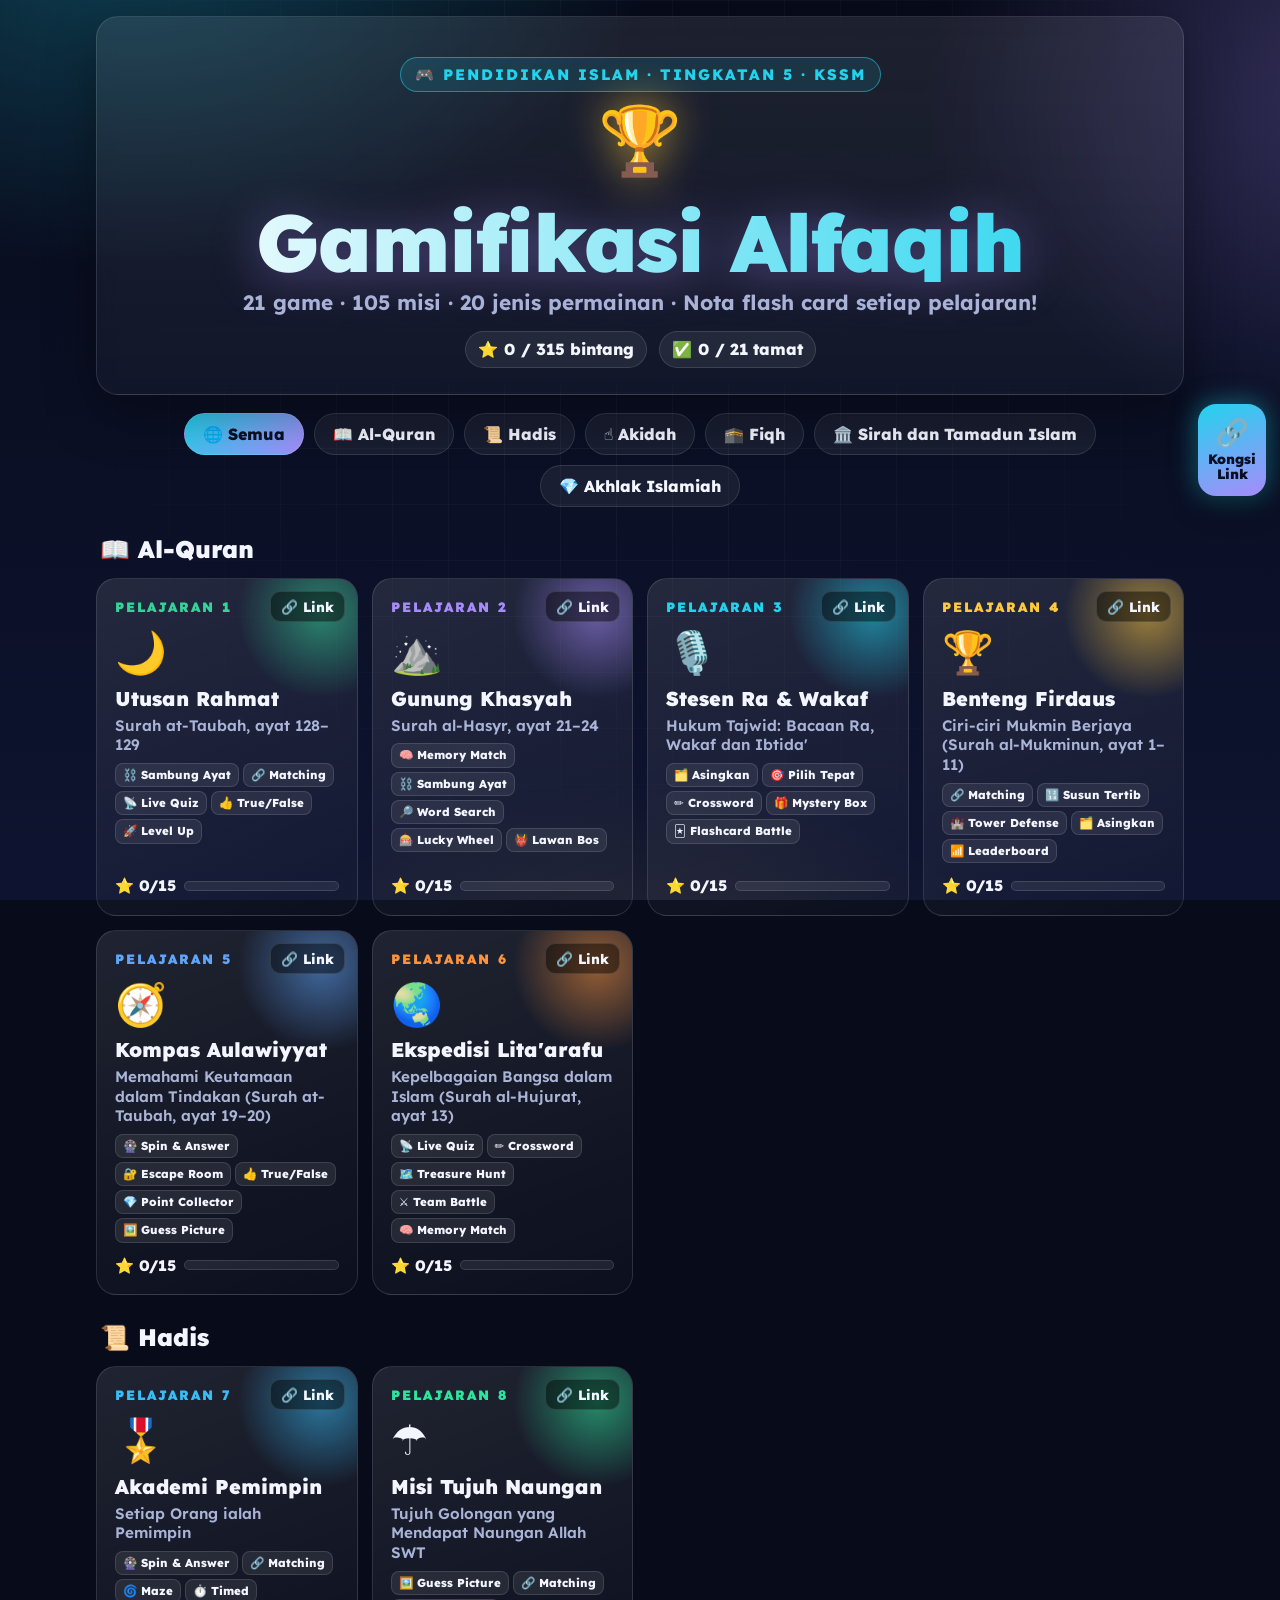
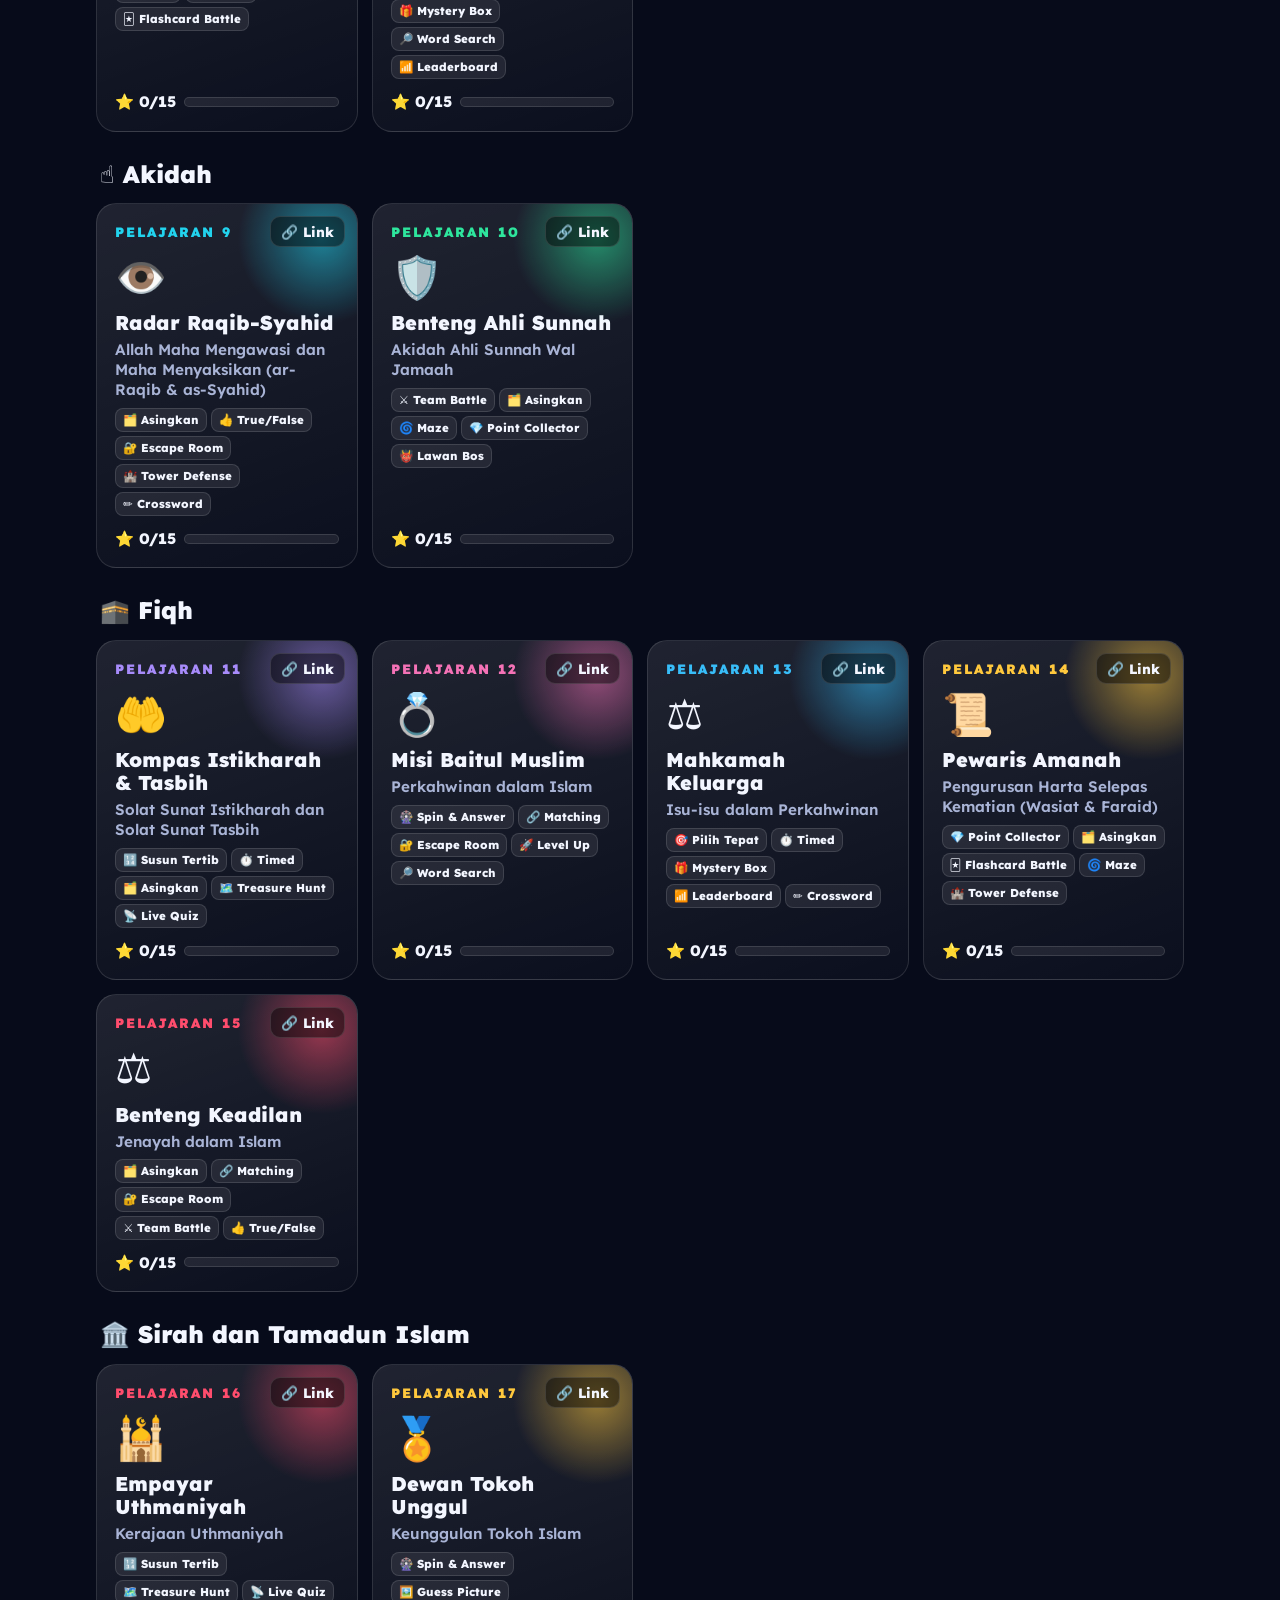
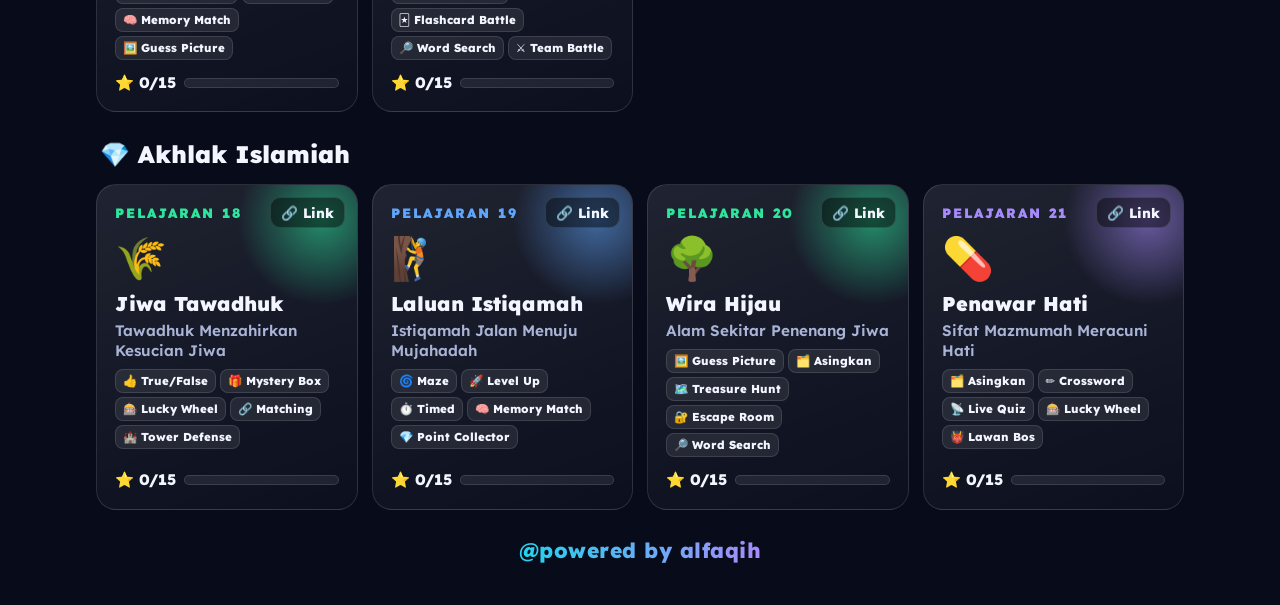
<file: index.html>
<!DOCTYPE html>
<html lang="ms">
<head>
<meta charset="UTF-8">
<meta name="viewport" content="width=device-width, initial-scale=1">
<title>Gamifikasi Alfaqih – Pendidikan Islam Tingkatan 5</title>
<link rel="preconnect" href="https://fonts.googleapis.com"><link rel="preconnect" href="https://fonts.gstatic.com" crossorigin>
<link href="https://fonts.googleapis.com/css2?family=Lexend:wght@400;600;800;900&display=swap" rel="stylesheet">
<link rel="stylesheet" href="assets/engine.css?v=1795311519">
<style>
.hero{text-align:center;padding:40px 20px 26px}
.hero .gtitle{font-size:clamp(2.6rem,8vw,5rem)}
.stats2{display:flex;gap:12px;justify-content:center;flex-wrap:wrap;margin-top:14px}
.tabs{display:flex;gap:10px;flex-wrap:wrap;justify-content:center;margin:18px 0}
.tab{padding:10px 18px;border-radius:999px;font-weight:800;background:rgba(255,255,255,.06);border:1px solid var(--line);font-size:1rem}
.tab.on{background:linear-gradient(135deg,var(--a),var(--b));color:#0A0F25}
.sec h2{font-size:1.5rem;margin:26px 4px 12px;font-weight:900;display:flex;align-items:center;gap:10px}
.grid3{display:grid;grid-template-columns:repeat(auto-fill,minmax(250px,1fr));gap:14px}
.gc{position:relative;display:flex;flex-direction:column;gap:6px;padding:18px;border-radius:20px;text-decoration:none;color:var(--txt);min-height:190px;overflow:hidden;
 background:linear-gradient(160deg,rgba(255,255,255,.10),rgba(255,255,255,.02));border:1px solid var(--line);transition:transform .2s,box-shadow .2s}
.gc::before{content:'';position:absolute;right:-50px;top:-50px;width:170px;height:170px;border-radius:50%;background:radial-gradient(circle,var(--ca),transparent 70%);opacity:.55}
.gc:hover{transform:translateY(-5px);box-shadow:0 18px 40px rgba(0,0,0,.45),0 0 0 2px var(--ca)}
.gc .no{font-weight:900;letter-spacing:2px;font-size:.85rem;color:var(--ca)}
.gc .ic{font-size:2.6rem}
.gc .gn{font-weight:900;font-size:1.25rem;line-height:1.15}
.gc .tt{font-weight:600;color:var(--mut);font-size:.95rem;line-height:1.3}
.gc .pr{margin-top:auto;display:flex;align-items:center;gap:8px;font-weight:800;font-size:.95rem}
.gc .pr .bar{flex:1;height:10px}
.gc .cp{position:absolute;right:12px;top:12px;z-index:2;padding:6px 10px;border-radius:10px;font-weight:800;font-size:.85rem;background:rgba(0,0,0,.45);border:1px solid var(--line);color:var(--txt)}
.gc .cp:hover{background:var(--ca);color:#0A0F25}
.gc .chips{display:flex;flex-wrap:wrap;gap:4px;margin:2px 0 6px}.gc .chips span{font-size:.72rem;font-weight:800;padding:3px 7px;border-radius:8px;background:rgba(255,255,255,.08);border:1px solid var(--line)}
.gc .pr .bar i{background:linear-gradient(90deg,var(--ca),var(--gold))}
</style>
</head>
<body data-share-title="Gamifikasi Alfaqih – Semua Game Tingkatan 5">
<div class="wrap">
 <div class="glass hero">
  <div class="kicker">🎮 Pendidikan Islam · Tingkatan 5 · KSSM</div>
  <div class="emblem">🏆</div>
  <div class="gtitle">Gamifikasi Alfaqih</div>
  <div class="gsub">21 game · 105 misi · 20 jenis permainan · Nota flash card setiap pelajaran!</div>
  <div class="stats2"><div class="pill">⭐ <span id="ts">0</span> / 315 bintang</div><div class="pill">✅ <span id="td">0</span> / 21 tamat</div></div>
 </div>
 <div class="tabs" id="tabs"></div>
 <div id="list"></div>
 <div class="foot"><span class="pw">@powered by alfaqih</span></div>
</div>
<script>
const L=[{"id":"p1","no":1,"bidang":"Al-Quran","title":"Surah at-Taubah, ayat 128–129","game":"Utusan Rahmat","a":"#34D399","b":"#22D3EE","icon":"🌙","t":["chain","connect","live","swipe","levelup"]},{"id":"p2","no":2,"bidang":"Al-Quran","title":"Surah al-Hasyr, ayat 21–24","game":"Gunung Khasyah","a":"#A78BFA","b":"#F472B6","icon":"⛰️","t":["match","chain","wordsearch","wheel","boss"]},{"id":"p3","no":3,"bidang":"Al-Quran","title":"Hukum Tajwid: Bacaan Ra, Wakaf dan Ibtida'","game":"Stesen Ra & Wakaf","a":"#22D3EE","b":"#34D399","icon":"🎙️","t":["sort","pick","crossword","mystery","flash"]},{"id":"p4","no":4,"bidang":"Al-Quran","title":"Ciri-ciri Mukmin Berjaya (Surah al-Mukminun, ayat 1–11)","game":"Benteng Firdaus","a":"#FFC83D","b":"#34D399","icon":"🏆","t":["connect","order","tower","sort","ladder"]},{"id":"p5","no":5,"bidang":"Al-Quran","title":"Memahami Keutamaan dalam Tindakan (Surah at-Taubah, ayat 19–20)","game":"Kompas Aulawiyyat","a":"#60A5FA","b":"#FFC83D","icon":"🧭","t":["spin","escape","swipe","collect","picture"]},{"id":"p6","no":6,"bidang":"Al-Quran","title":"Kepelbagaian Bangsa dalam Islam (Surah al-Hujurat, ayat 13)","game":"Ekspedisi Lita'arafu","a":"#FB923C","b":"#22D3EE","icon":"🌏","t":["live","crossword","treasure","team","match"]},{"id":"p7","no":7,"bidang":"Hadis","title":"Setiap Orang ialah Pemimpin","game":"Akademi Pemimpin","a":"#38BDF8","b":"#A78BFA","icon":"🎖️","t":["spin","connect","maze","timed","flash"]},{"id":"p8","no":8,"bidang":"Hadis","title":"Tujuh Golongan yang Mendapat Naungan Allah SWT","game":"Misi Tujuh Naungan","a":"#2EE59D","b":"#FFC83D","icon":"☂️","t":["picture","connect","mystery","wordsearch","ladder"]},{"id":"p9","no":9,"bidang":"Akidah","title":"Allah Maha Mengawasi dan Maha Menyaksikan (ar-Raqib & as-Syahid)","game":"Radar Raqib-Syahid","a":"#22D3EE","b":"#6366F1","icon":"👁️","t":["sort","swipe","escape","tower","crossword"]},{"id":"p10","no":10,"bidang":"Akidah","title":"Akidah Ahli Sunnah Wal Jamaah","game":"Benteng Ahli Sunnah","a":"#2EE59D","b":"#38BDF8","icon":"🛡️","t":["team","sort","maze","collect","boss"]},{"id":"p11","no":11,"bidang":"Fiqh","title":"Solat Sunat Istikharah dan Solat Sunat Tasbih","game":"Kompas Istikharah & Tasbih","a":"#A78BFA","b":"#2EE59D","icon":"🤲","t":["order","timed","sort","treasure","live"]},{"id":"p12","no":12,"bidang":"Fiqh","title":"Perkahwinan dalam Islam","game":"Misi Baitul Muslim","a":"#F472B6","b":"#FFC83D","icon":"💍","t":["spin","connect","escape","levelup","wordsearch"]},{"id":"p13","no":13,"bidang":"Fiqh","title":"Isu-isu dalam Perkahwinan","game":"Mahkamah Keluarga","a":"#38BDF8","b":"#F472B6","icon":"⚖️","t":["pick","timed","mystery","ladder","crossword"]},{"id":"p14","no":14,"bidang":"Fiqh","title":"Pengurusan Harta Selepas Kematian (Wasiat & Faraid)","game":"Pewaris Amanah","a":"#FFC83D","b":"#2EE59D","icon":"📜","t":["collect","sort","flash","maze","tower"]},{"id":"p15","no":15,"bidang":"Fiqh","title":"Jenayah dalam Islam","game":"Benteng Keadilan","a":"#FF4D6D","b":"#38BDF8","icon":"⚖️","t":["sort","connect","escape","team","swipe"]},{"id":"p16","no":16,"bidang":"Sirah dan Tamadun Islam","title":"Kerajaan Uthmaniyah","game":"Empayar Uthmaniyah","a":"#FF4D6D","b":"#FFC83D","icon":"🕌","t":["order","treasure","live","match","picture"]},{"id":"p17","no":17,"bidang":"Sirah dan Tamadun Islam","title":"Keunggulan Tokoh Islam","game":"Dewan Tokoh Unggul","a":"#FFC83D","b":"#A78BFA","icon":"🏅","t":["spin","picture","flash","wordsearch","team"]},{"id":"p18","no":18,"bidang":"Akhlak Islamiah","title":"Tawadhuk Menzahirkan Kesucian Jiwa","game":"Jiwa Tawadhuk","a":"#2EE59D","b":"#60A5FA","icon":"🌾","t":["swipe","mystery","wheel","connect","tower"]},{"id":"p19","no":19,"bidang":"Akhlak Islamiah","title":"Istiqamah Jalan Menuju Mujahadah","game":"Laluan Istiqamah","a":"#60A5FA","b":"#2EE59D","icon":"🧗","t":["maze","levelup","timed","match","collect"]},{"id":"p20","no":20,"bidang":"Akhlak Islamiah","title":"Alam Sekitar Penenang Jiwa","game":"Wira Hijau","a":"#2EE59D","b":"#22D3EE","icon":"🌳","t":["picture","sort","treasure","escape","wordsearch"]},{"id":"p21","no":21,"bidang":"Akhlak Islamiah","title":"Sifat Mazmumah Meracuni Hati","game":"Penawar Hati","a":"#A78BFA","b":"#FF4D6D","icon":"💊","t":["sort","crossword","live","wheel","boss"]}];
const TL={"live": "📡 Live Quiz", "connect": "🔗 Matching", "timed": "⏱️ Timed", "escape": "🔐 Escape Room", "wheel": "🎰 Lucky Wheel", "tower": "🏰 Tower Defense", "collect": "💎 Point Collector", "crossword": "✏️ Crossword", "mystery": "🎁 Mystery Box", "team": "⚔️ Team Battle", "match": "🧠 Memory Match", "swipe": "👍 True/False", "maze": "🌀 Maze", "treasure": "🗺️ Treasure Hunt", "wordsearch": "🔎 Word Search", "spin": "🎡 Spin & Answer", "ladder": "📶 Leaderboard", "flash": "🃏 Flashcard Battle", "picture": "🖼️ Guess Picture", "levelup": "🚀 Level Up", "sort": "🗂️ Asingkan", "order": "🔢 Susun Tertib", "chain": "⛓️ Sambung Ayat", "pick": "🎯 Pilih Tepat", "boss": "👹 Lawan Bos"};
const B=[['Al-Quran','📖'],['Hadis','📜'],['Akidah','☝️'],['Fiqh','🕋'],['Sirah dan Tamadun Islam','🏛️'],['Akhlak Islamiah','💎']];
function prog(id){try{const v=JSON.parse(localStorage.getItem('alfaqih_t5_'+id));if(v&&v.st)return{s:v.st.reduce((a,x)=>a+x.stars,0),d:v.st.every(x=>x.stars>0)}}catch(e){}return{s:0,d:false}}
let cur='Semua';let TS=0,TD=0;
function render(){TS=0;TD=0;
 document.getElementById('tabs').innerHTML=['Semua',...B.map(b=>b[0])].map(t=>`<button class="tab ${t===cur?'on':''}" data-t="${t}">${t==='Semua'?'🌐 Semua':B.find(b=>b[0]===t)[1]+' '+t}</button>`).join('');
 document.querySelectorAll('.tab').forEach(b=>b.onclick=()=>{cur=b.dataset.t;render()});
 document.getElementById('list').innerHTML=B.filter(b=>cur==='Semua'||b[0]===cur).map(([bn,ic])=>`<div class="sec"><h2>${ic} ${bn}</h2><div class="grid3">${L.filter(l=>l.bidang===bn).map(l=>{const p=prog(l.id);return `<a class="gc" href="${l.id}/" style="--ca:${l.a}"><button class="cp" data-id="${l.id}" data-t="P${l.no} · ${l.game}">🔗 Link</button><div class="no">PELAJARAN ${l.no}${p.d?' · ✅ TAMAT':''}</div><div class="ic">${l.icon}</div><div class="gn">${l.game}</div><div class="tt">${l.title}</div><div class="chips">${l.t.map(t=>`<span>${TL[t]}</span>`).join("")}</div><div class="pr"><span>⭐ ${p.s}/15</span><div class="bar"><i style="width:${p.s/15*100}%"></i></div></div></a>`}).join('')}</div></div>`).join('');
 L.forEach(l=>{const p=prog(l.id);TS+=p.s;TD+=p.d?1:0});document.querySelectorAll('.gc .cp').forEach(b=>b.onclick=e=>{e.preventDefault();e.stopPropagation();const u=new URL(b.dataset.id+'/',location.href).href;window.alfaqihShare?alfaqihShare(u,b.dataset.t):null});document.getElementById('ts').textContent=TS;document.getElementById('td').textContent=TD}
render();
</script>
<script src="assets/share.js?v=1795311519"></script>
</body>
</html>
</file>
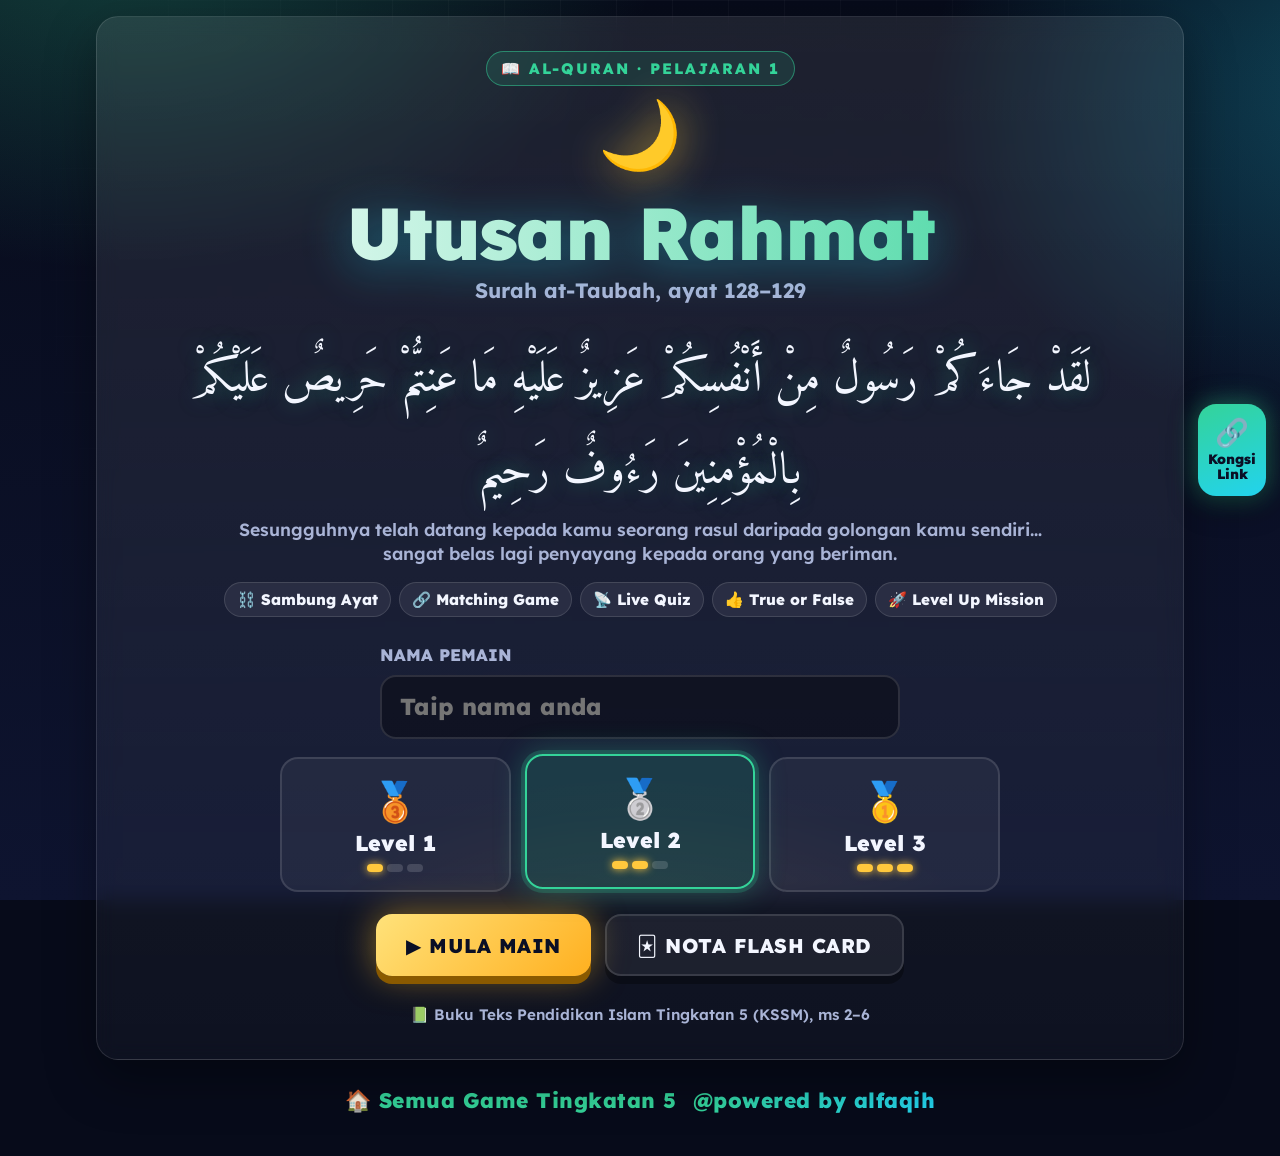
<file: p1/index.html>
<!DOCTYPE html>
<html lang="ms">
<head>
<meta charset="UTF-8">
<meta name="viewport" content="width=device-width, initial-scale=1">
<title>Gamifikasi Alfaqih – Tingkatan 5</title>
<link rel="preconnect" href="https://fonts.googleapis.com"><link rel="preconnect" href="https://fonts.gstatic.com" crossorigin>
<link rel="stylesheet" href="../assets/engine.css?v=1795311519">
</head>
<body>
<script src="lesson.js?v=1795311519"></script>
<script src="../assets/engine.js?v=1795311519"></script>
</body>
</html>
</file>
<file: assets/engine.css>
/* Gamifikasi Alfaqih – enjin game PAI Tingkatan 5 · @powered by alfaqih */
:root{
  --bg0:#070B1A; --bg1:#0E1430; --bg2:#151D44; --line:rgba(255,255,255,.12);
  --txt:#F3F6FF; --mut:#A9B4D6; --a:#22D3EE; --b:#A78BFA; --gold:#FFC83D; --ok:#2EE59D; --no:#FF4D6D;
  --glass:rgba(255,255,255,.06); --r:22px;
}
*{box-sizing:border-box;-webkit-tap-highlight-color:transparent}
html,body{margin:0;min-height:100%}
body{font-family:'Lexend','Baloo 2',system-ui,sans-serif;color:var(--txt);font-size:21px;line-height:1.4;background:var(--bg0);overflow-x:hidden;min-height:100vh}
body::before{content:'';position:fixed;inset:0;z-index:-2;background:
  radial-gradient(900px 600px at 10% -10%,color-mix(in srgb,var(--a) 28%,transparent),transparent 60%),
  radial-gradient(800px 600px at 110% 10%,color-mix(in srgb,var(--b) 30%,transparent),transparent 60%),
  radial-gradient(700px 500px at 50% 120%,rgba(255,200,61,.14),transparent 60%),linear-gradient(180deg,var(--bg0),var(--bg1))}
body::after{content:'';position:fixed;inset:0;z-index:-1;pointer-events:none;opacity:.35;
  background-image:linear-gradient(var(--line) 1px,transparent 1px),linear-gradient(90deg,var(--line) 1px,transparent 1px);background-size:56px 56px;
  mask-image:radial-gradient(ellipse at 50% 30%,#000 20%,transparent 75%)}
.ar{font-family:'Amiri Quran','Amiri',serif;direction:rtl;line-height:2.05;font-weight:400}
button{font-family:inherit;cursor:pointer;border:none;color:inherit}
a{color:var(--a)}
.wrap{max-width:1120px;margin:0 auto;padding:16px 16px 40px}
.scr{display:none}.scr.on{display:block;animation:enter .45s cubic-bezier(.2,.9,.3,1.2)}
@keyframes enter{from{opacity:0;transform:translateY(18px) scale(.98)}to{opacity:1;transform:none}}
.glass{background:linear-gradient(180deg,rgba(255,255,255,.09),rgba(255,255,255,.03));border:1px solid var(--line);border-radius:var(--r);backdrop-filter:blur(10px);box-shadow:0 20px 50px rgba(0,0,0,.35)}

/* HUD */
.hud{display:flex;gap:10px;align-items:center;flex-wrap:wrap;padding:10px 14px;margin-bottom:16px}
.hud .who{font-weight:800;display:flex;align-items:center;gap:10px;margin-right:auto}
.ava{width:42px;height:42px;border-radius:12px;display:grid;place-items:center;font-size:1.4rem;background:linear-gradient(135deg,var(--a),var(--b));box-shadow:0 0 18px color-mix(in srgb,var(--a) 60%,transparent)}
.pill{display:flex;align-items:center;gap:6px;font-weight:800;font-size:1rem;padding:6px 12px;border-radius:999px;background:rgba(255,255,255,.07);border:1px solid var(--line)}
.pill.lv{background:linear-gradient(90deg,color-mix(in srgb,var(--a) 35%,transparent),color-mix(in srgb,var(--b) 35%,transparent))}
.ibtn{padding:8px 12px;border-radius:12px;background:rgba(255,255,255,.08);border:1px solid var(--line);font-weight:700;font-size:1rem}
.ibtn:hover{background:rgba(255,255,255,.16)}

/* Buttons */
.btn{display:inline-flex;align-items:center;justify-content:center;gap:10px;font-weight:800;font-size:1.25rem;letter-spacing:.5px;padding:14px 30px;min-height:62px;border-radius:16px;
  background:linear-gradient(135deg,var(--a),var(--b));color:#0A0F25;box-shadow:0 8px 0 rgba(0,0,0,.35),0 0 30px color-mix(in srgb,var(--a) 45%,transparent);transition:transform .12s,box-shadow .12s;text-transform:uppercase}
.btn:hover{transform:translateY(-2px)}
.btn:active{transform:translateY(5px);box-shadow:0 3px 0 rgba(0,0,0,.35)}
.btn.gold{background:linear-gradient(135deg,#FFE27A,#FFB020);box-shadow:0 8px 0 #8A5A00,0 0 34px rgba(255,190,40,.5)}
.btn.ghost{background:rgba(255,255,255,.06);color:var(--txt);border:2px solid var(--line);box-shadow:0 8px 0 rgba(0,0,0,.3)}
.btn.sm{font-size:1rem;min-height:50px;padding:10px 20px}
.row{display:flex;gap:14px;justify-content:center;flex-wrap:wrap}

/* Splash */
.splash{text-align:center;padding:34px 22px;position:relative;overflow:hidden}
.kicker{display:inline-block;font-weight:800;font-size:.95rem;letter-spacing:2px;text-transform:uppercase;color:var(--a);padding:6px 14px;border:1px solid color-mix(in srgb,var(--a) 50%,transparent);border-radius:999px;background:color-mix(in srgb,var(--a) 12%,transparent)}
.gtitle{font-size:clamp(2.4rem,7vw,4.6rem);font-weight:900;line-height:1;margin:16px 0 6px;letter-spacing:-1px;
  background:linear-gradient(90deg,#fff,var(--a),var(--b),#fff);background-size:300% 100%;-webkit-background-clip:text;background-clip:text;color:transparent;animation:sheen 6s linear infinite;filter:drop-shadow(0 6px 24px color-mix(in srgb,var(--b) 45%,transparent))}
@keyframes sheen{to{background-position:300% 0}}
.gsub{font-size:1.3rem;font-weight:700;color:var(--mut)}
.hero-ar{font-size:clamp(1.8rem,4.4vw,2.8rem);margin:14px auto;max-width:980px;text-shadow:0 0 22px color-mix(in srgb,var(--a) 40%,transparent)}
.hero-ms{font-weight:600;color:var(--mut);font-size:1.1rem;max-width:820px;margin:0 auto}
.emblem{font-size:4.2rem;filter:drop-shadow(0 0 22px color-mix(in srgb,var(--gold) 70%,transparent));animation:float 3s ease-in-out infinite}
@keyframes float{50%{transform:translateY(-10px)}}
.namebox{max-width:520px;margin:22px auto 8px;text-align:left}
.namebox label{font-weight:800;font-size:1.05rem;color:var(--mut)}
.namebox input{width:100%;font:inherit;font-size:1.45rem;font-weight:800;padding:14px 18px;margin-top:6px;border-radius:16px;border:2px solid var(--line);background:rgba(0,0,0,.35);color:var(--txt)}
.namebox input:focus{outline:none;border-color:var(--a);box-shadow:0 0 0 4px color-mix(in srgb,var(--a) 25%,transparent)}
.levels{display:grid;grid-template-columns:repeat(3,1fr);gap:14px;max-width:720px;margin:18px auto 22px}
.lvl{padding:18px 8px;border-radius:18px;background:rgba(255,255,255,.05);border:2px solid var(--line);font-weight:900;font-size:1.35rem;transition:.15s}
.lvl .i{display:block;font-size:2.4rem;margin-bottom:4px}
.lvl .bars{display:flex;gap:4px;justify-content:center;margin-top:8px}
.lvl .bars i{width:16px;height:8px;border-radius:4px;background:rgba(255,255,255,.15)}
.lvl .bars i.f{background:var(--gold);box-shadow:0 0 8px var(--gold)}
.lvl.sel{border-color:var(--a);background:color-mix(in srgb,var(--a) 16%,transparent);box-shadow:0 0 0 4px color-mix(in srgb,var(--a) 20%,transparent),0 0 30px color-mix(in srgb,var(--a) 35%,transparent);transform:translateY(-3px)}

/* Map */
.maphead{display:flex;align-items:flex-end;justify-content:space-between;gap:12px;flex-wrap:wrap;margin-bottom:14px}
.maphead h2{margin:0;font-size:clamp(1.6rem,4vw,2.3rem);font-weight:900}
.maphead p{margin:2px 0 0;color:var(--mut);font-weight:600}
.xpbar{min-width:240px;flex:1;max-width:420px}
.xpbar .t{display:flex;justify-content:space-between;font-weight:800;font-size:.95rem;color:var(--mut)}
.bar{height:14px;border-radius:999px;background:rgba(255,255,255,.08);overflow:hidden;border:1px solid var(--line)}
.bar>i{display:block;height:100%;width:0;background:linear-gradient(90deg,var(--a),var(--b),var(--gold));transition:width .6s cubic-bezier(.2,.9,.3,1)}
.missions{display:grid;grid-template-columns:repeat(5,1fr);gap:14px}
@media(max-width:980px){.missions{grid-template-columns:repeat(2,1fr)}}
@media(max-width:520px){.missions{grid-template-columns:1fr}}
.mis{position:relative;text-align:left;padding:18px;border-radius:20px;min-height:220px;display:flex;flex-direction:column;gap:6px;
  background:linear-gradient(160deg,rgba(255,255,255,.10),rgba(255,255,255,.02));border:1px solid var(--line);transition:transform .2s,box-shadow .2s;overflow:hidden}
.mis::before{content:'';position:absolute;inset:-40% -40% auto auto;width:180px;height:180px;border-radius:50%;background:radial-gradient(circle,color-mix(in srgb,var(--a) 40%,transparent),transparent 70%);opacity:.6}
.mis:hover{transform:translateY(-4px);box-shadow:0 16px 40px rgba(0,0,0,.4)}
.mis .no{font-weight:900;font-size:.9rem;letter-spacing:2px;color:var(--a)}
.mis .ic{font-size:2.8rem}
.mis .nm{font-weight:900;font-size:1.2rem;line-height:1.2}
.mis .ty{font-weight:600;font-size:.92rem;color:var(--mut)}
.mis .st{margin-top:auto;font-size:1.4rem;letter-spacing:3px;color:var(--gold);text-shadow:0 0 10px rgba(255,200,61,.6)}
.mis .st .e{color:rgba(255,255,255,.18);text-shadow:none}
.mis.open{border-color:color-mix(in srgb,var(--a) 70%,transparent);box-shadow:0 0 0 2px color-mix(in srgb,var(--a) 40%,transparent),0 0 36px color-mix(in srgb,var(--a) 30%,transparent);animation:pulse 2.2s infinite}
@keyframes pulse{50%{box-shadow:0 0 0 2px color-mix(in srgb,var(--a) 60%,transparent),0 0 56px color-mix(in srgb,var(--a) 45%,transparent)}}
.mis.done{border-color:rgba(255,200,61,.6)}
.mis.lock{opacity:.45;filter:grayscale(.7);cursor:not-allowed}
.mis .lockico{position:absolute;right:14px;top:12px;font-size:1.4rem}
.mapbar{display:flex;gap:12px;justify-content:center;flex-wrap:wrap;margin-top:20px}

/* Brief */
.brief{text-align:center;padding:34px 22px}
.brief .ic{font-size:5rem;filter:drop-shadow(0 0 26px color-mix(in srgb,var(--a) 60%,transparent))}
.brief h2{font-size:clamp(1.8rem,4.5vw,2.6rem);margin:6px 0;font-weight:900}
.brief p{font-size:1.3rem;font-weight:600;color:var(--mut);max-width:780px;margin:8px auto}
.howto{display:inline-flex;gap:10px;align-items:center;font-weight:700;background:rgba(255,255,255,.06);border:1px dashed var(--line);border-radius:14px;padding:10px 16px;margin:10px 0 18px;font-size:1.1rem}

/* Play */
.play{padding:20px}
.phead{display:flex;align-items:center;gap:12px;flex-wrap:wrap;margin-bottom:10px}
.tag{font-weight:900;font-size:1rem;padding:6px 14px;border-radius:12px;background:linear-gradient(135deg,var(--a),var(--b));color:#0A0F25;letter-spacing:.5px}
.phead .bar{flex:1;min-width:140px}
.combo{font-weight:900;font-size:1.2rem;color:var(--gold);text-shadow:0 0 12px rgba(255,200,61,.7);min-width:70px;text-align:right}
.hearts{font-size:1.5rem;letter-spacing:2px}
.score{font-weight:900;font-size:1.1rem;padding:4px 12px;border-radius:10px;background:rgba(255,255,255,.08)}
.timer{height:10px;border-radius:999px;background:rgba(255,255,255,.08);overflow:hidden;margin:6px 0 16px}
.timer>i{display:block;height:100%;width:100%;background:linear-gradient(90deg,var(--ok),var(--a));box-shadow:0 0 14px var(--ok)}
.timer.warn>i{background:linear-gradient(90deg,var(--no),#FF9F43);box-shadow:0 0 14px var(--no)}
.qcard{background:rgba(0,0,0,.28);border:1px solid var(--line);border-radius:20px;padding:22px;text-align:center;margin-bottom:16px}
.qcard .q{font-size:clamp(1.35rem,3vw,1.9rem);font-weight:800;line-height:1.35}
.qcard .qa{font-size:clamp(1.8rem,4.6vw,3rem);margin-top:6px}
.qcard .hint{font-weight:600;color:var(--mut);font-size:1.05rem;margin-top:6px}
.blank{display:inline-block;min-width:90px;border-bottom:4px solid var(--gold);color:var(--gold);margin:0 6px;text-align:center}
.opts{display:grid;grid-template-columns:1fr 1fr;gap:12px}
.opts.one{grid-template-columns:1fr}
@media(max-width:680px){.opts{grid-template-columns:1fr}}
.opt{position:relative;display:flex;align-items:center;gap:14px;text-align:left;padding:14px 18px;min-height:74px;border-radius:16px;font-weight:700;font-size:clamp(1.1rem,2.3vw,1.4rem);
  background:rgba(255,255,255,.06);border:2px solid var(--line);transition:transform .1s,background .15s,border-color .15s}
.opt:hover:not(:disabled){background:rgba(255,255,255,.12);border-color:color-mix(in srgb,var(--a) 70%,transparent);transform:translateY(-2px)}
.opt .k{flex:none;width:40px;height:40px;border-radius:10px;display:grid;place-items:center;font-weight:900;font-size:1.1rem;background:rgba(255,255,255,.12);font-family:'Lexend',sans-serif}
.opt.ar{justify-content:center;font-family:'Amiri Quran','Amiri',serif;font-size:clamp(1.5rem,3.4vw,2.2rem);font-weight:400;direction:rtl}
.opt.ok{background:color-mix(in srgb,var(--ok) 22%,transparent);border-color:var(--ok);box-shadow:0 0 24px color-mix(in srgb,var(--ok) 50%,transparent)}
.opt.no{background:color-mix(in srgb,var(--no) 22%,transparent);border-color:var(--no);animation:shake .4s}
.opt.dim{opacity:.35}
.opt:disabled{cursor:default}
.big2{display:grid;grid-template-columns:1fr 1fr;gap:14px}
.big3{display:grid;grid-template-columns:repeat(3,1fr);gap:14px}
@media(max-width:680px){.big3{grid-template-columns:1fr}}
.bigb{min-height:120px;border-radius:20px;font-weight:900;font-size:clamp(1.2rem,2.6vw,1.6rem);display:flex;flex-direction:column;align-items:center;justify-content:center;gap:4px;border:2px solid transparent;transition:.12s;padding:10px;text-align:center}
.bigb .e{font-size:2.4rem}
.bigb:hover:not(:disabled){transform:translateY(-3px)}
.bigb.c0{background:linear-gradient(135deg,#0EA5E9,#6366F1)}.bigb.c1{background:linear-gradient(135deg,#F43F5E,#F97316)}.bigb.c2{background:linear-gradient(135deg,#10B981,#14B8A6)}
.bigb.t{background:linear-gradient(135deg,#10B981,#059669)}.bigb.f{background:linear-gradient(135deg,#F43F5E,#BE123C)}
.bigb.ring{outline:4px solid var(--gold);outline-offset:4px;box-shadow:0 0 30px rgba(255,200,61,.6)}
.bigb.dim{opacity:.25}
.scroll{font-size:clamp(1.3rem,3vw,1.8rem);font-weight:800;padding:24px;border-radius:20px;text-align:center;margin-bottom:16px;background:linear-gradient(135deg,rgba(255,255,255,.12),rgba(255,255,255,.04));border:1px solid var(--line)}
.fb{display:none;margin-top:14px;border-radius:16px;padding:14px 18px;font-weight:600;font-size:1.12rem}
.fb.on{display:block;animation:enter .3s}
.fb.good{background:color-mix(in srgb,var(--ok) 14%,transparent);border:1px solid var(--ok)}
.fb.bad{background:color-mix(in srgb,var(--no) 14%,transparent);border:1px solid var(--no)}
.fb b{font-weight:900}
.fb .ar{font-size:1.4rem}

/* Order */
.slots{direction:rtl;display:flex;flex-wrap:wrap;gap:10px;justify-content:center;min-height:96px;padding:14px;border-radius:18px;border:2px dashed color-mix(in srgb,var(--a) 60%,transparent);background:rgba(0,0,0,.25);margin-bottom:16px}
.slots.ltr{direction:ltr;flex-direction:column;align-items:stretch}
.slot{min-width:70px;min-height:64px;border-radius:14px;border:2px dashed var(--line);display:flex;align-items:center;justify-content:center;padding:4px 12px;color:var(--mut);font-weight:800}
.slot.fill{border:2px solid var(--ok);background:color-mix(in srgb,var(--ok) 14%,transparent);color:var(--txt);animation:enter .25s}
.pool{display:flex;flex-wrap:wrap;gap:12px;justify-content:center}
.pool.rtl{direction:rtl}
.tile{padding:8px 18px;min-height:64px;border-radius:14px;font-weight:800;font-size:1.15rem;background:rgba(255,255,255,.08);border:2px solid var(--line);transition:.12s}
.tile:hover{border-color:var(--a);transform:translateY(-2px)}
.tile.ar,.slot.ar{font-family:'Amiri Quran','Amiri',serif;font-size:clamp(1.6rem,3.6vw,2.4rem);font-weight:400}
.tile.used{visibility:hidden}
.tile.bad{border-color:var(--no);background:color-mix(in srgb,var(--no) 25%,transparent);animation:shake .4s}

/* Match */
.mgrid{display:grid;grid-template-columns:repeat(4,1fr);gap:12px}
@media(max-width:760px){.mgrid{grid-template-columns:repeat(3,1fr)}}
@media(max-width:480px){.mgrid{grid-template-columns:repeat(2,1fr)}}
.mc{perspective:900px;min-height:140px;padding:0;background:none}
.mc .in{position:relative;width:100%;height:100%;min-height:140px;transition:transform .45s;transform-style:preserve-3d}
.mc.flip .in{transform:rotateY(180deg)}
.mc .f,.mc .b{position:absolute;inset:0;border-radius:16px;backface-visibility:hidden;display:grid;place-items:center;padding:8px;text-align:center}
.mc .f{background:linear-gradient(135deg,var(--bg2),#1F2A5E);border:2px solid color-mix(in srgb,var(--a) 50%,transparent);font-size:2.4rem;box-shadow:inset 0 0 30px color-mix(in srgb,var(--a) 25%,transparent)}
.mc .b{transform:rotateY(180deg);background:#F7F9FF;color:#0D1433;border:2px solid #fff;font-weight:800;font-size:clamp(.95rem,1.8vw,1.15rem);line-height:1.25}
.mc .b.ar{font-size:clamp(1.3rem,2.8vw,1.9rem);font-weight:400}
.mc.match .b{background:#D6FFEC;border-color:var(--ok);box-shadow:0 0 22px var(--ok)}

/* Bubble */
.sea{position:relative;height:430px;border-radius:20px;overflow:hidden;border:1px solid var(--line);
  background:radial-gradient(ellipse at 50% 120%,color-mix(in srgb,var(--a) 50%,transparent),transparent 60%),linear-gradient(180deg,#0B1236,#0A1E4A 60%,#082C5C)}
.bub{position:absolute;bottom:-150px;width:148px;height:148px;border-radius:50%;display:grid;place-items:center;padding:8px;text-align:center;font-weight:800;font-size:1.05rem;color:#fff;line-height:1.15;
  background:radial-gradient(circle at 30% 28%,rgba(255,255,255,.9) 0 9%,rgba(255,255,255,.18) 10%,color-mix(in srgb,var(--a) 28%,transparent) 60%,color-mix(in srgb,var(--b) 40%,transparent));
  border:2px solid rgba(255,255,255,.7);box-shadow:0 0 24px color-mix(in srgb,var(--a) 50%,transparent),inset 0 -10px 20px rgba(0,0,0,.25);animation:rise linear forwards}
.bub.ar{font-family:'Amiri Quran','Amiri',serif;font-size:1.75rem;font-weight:400}
@keyframes rise{to{transform:translateY(-640px)}}
.bub.popok{animation:popok .35s forwards!important;background:radial-gradient(circle,#B8FFDF,var(--ok))}
.bub.popno{animation:popno .5s forwards!important;background:radial-gradient(circle,#FFC2CC,var(--no))}
@keyframes popok{to{transform:scale(1.7);opacity:0}}
@keyframes popno{30%{transform:translateX(-12px)}60%{transform:translateX(12px)}100%{opacity:0;transform:scale(.4)}}

/* Boss */
.boss{display:flex;align-items:center;gap:16px;padding:12px 16px;border-radius:18px;margin-bottom:12px;background:linear-gradient(135deg,#2A0C3D,#4A0F2E);border:1px solid rgba(255,77,109,.5);box-shadow:0 0 30px rgba(255,77,109,.25)}
.boss .face{font-size:3.4rem;filter:drop-shadow(0 0 16px rgba(255,77,109,.8))}
.boss .face.hit{animation:hit .5s}
@keyframes hit{25%{transform:translateX(-14px) rotate(-12deg);filter:brightness(2.5)}75%{transform:translateX(10px) rotate(6deg)}}
.boss .nm{font-weight:900;letter-spacing:1px}
.hp{height:20px;border-radius:999px;background:rgba(255,255,255,.12);overflow:hidden;border:1px solid rgba(255,255,255,.3);margin-top:4px}
.hp>i{display:block;height:100%;width:100%;background:linear-gradient(90deg,#FF4D6D,#FFB020);transition:width .5s;box-shadow:0 0 14px #FF4D6D}

/* Result */
.res{text-align:center;padding:34px 22px}
.res h2{font-size:clamp(1.8rem,5vw,2.8rem);font-weight:900;margin:0}
.stars{font-size:4.6rem;letter-spacing:10px;margin:6px 0}
.stars span{display:inline-block;color:rgba(255,255,255,.14)}
.stars span.on{color:var(--gold);text-shadow:0 0 24px rgba(255,200,61,.9);animation:starpop .55s both}
@keyframes starpop{0%{transform:scale(0) rotate(-120deg)}70%{transform:scale(1.4)}100%{transform:scale(1)}}
.bigscore{font-size:3.2rem;font-weight:900;background:linear-gradient(90deg,var(--a),var(--gold));-webkit-background-clip:text;background-clip:text;color:transparent}
.stats{display:flex;gap:12px;justify-content:center;flex-wrap:wrap;margin:10px 0}
.stat{padding:10px 16px;border-radius:14px;background:rgba(255,255,255,.06);border:1px solid var(--line);font-weight:800}
.stat small{display:block;color:var(--mut);font-weight:600;font-size:.85rem}
.badge{display:inline-flex;align-items:center;gap:12px;padding:10px 18px;border-radius:16px;margin:6px;font-weight:900;background:linear-gradient(135deg,rgba(255,200,61,.22),rgba(255,200,61,.06));border:1px solid rgba(255,200,61,.6);box-shadow:0 0 20px rgba(255,200,61,.25)}
.badge .e{font-size:2rem}
.badge.lock{filter:grayscale(1);opacity:.35}
.msg{font-weight:600;color:var(--mut);max-width:760px;margin:12px auto;font-size:1.15rem}

/* Cert */
.cert{text-align:center;padding:34px 24px;border:2px solid rgba(255,200,61,.6);box-shadow:0 0 60px rgba(255,200,61,.18),inset 0 0 60px rgba(255,200,61,.06)}
.cert h2{font-size:clamp(1.8rem,5vw,2.8rem);font-weight:900;margin:6px 0;color:var(--gold);letter-spacing:2px}
.cert .nm{font-size:clamp(2rem,6vw,3.4rem);font-weight:900;display:inline-block;padding:0 24px;border-bottom:3px solid var(--gold);margin:6px 0 10px}
.cert .rank{font-size:1.6rem;font-weight:900;color:var(--a)}

/* Review & modal */
.modal{position:fixed;inset:0;z-index:40;display:none;place-items:center;padding:14px;background:rgba(3,6,18,.75);backdrop-filter:blur(6px)}
.modal.on{display:grid}
.modal .glass{max-width:900px;width:100%;max-height:90vh;overflow:auto;padding:22px;background:linear-gradient(180deg,#141B40,#0D1330)}
.mh{display:flex;justify-content:space-between;align-items:center;gap:10px;margin-bottom:10px}
.mh h2{margin:0;font-size:1.6rem}
.rv h3{color:var(--a);margin:18px 0 8px;font-size:1.25rem}
.rv ul{margin:0;padding-left:22px}
.rv li{margin:6px 0;font-weight:600}
.rv .ar{font-size:1.7rem;text-align:center;background:rgba(255,255,255,.05);border-radius:14px;padding:6px 12px;margin:8px 0}
.lb{width:100%;border-collapse:collapse}
.lb th,.lb td{padding:10px;border-bottom:1px solid var(--line);text-align:left}
.lb th{color:var(--mut)}

/* Misc */
.toast{position:fixed;left:50%;top:20%;transform:translate(-50%,-50%);z-index:70;pointer-events:none;font-weight:900;font-size:clamp(2.4rem,7vw,4.6rem);opacity:0;white-space:nowrap;letter-spacing:1px}
.toast.go{animation:toast 1s ease forwards}
@keyframes toast{0%{opacity:0;transform:translate(-50%,-50%) scale(.5)}25%{opacity:1;transform:translate(-50%,-50%) scale(1.15)}70%{opacity:1;transform:translate(-50%,-60%) scale(1)}100%{opacity:0;transform:translate(-50%,-90%) scale(.9)}}
#fx{position:fixed;inset:0;pointer-events:none;z-index:60}
.shake{animation:shake .4s}
@keyframes shake{20%,60%{transform:translateX(-9px)}40%,80%{transform:translateX(9px)}}
.flash{animation:flash .35s}
@keyframes flash{0%{box-shadow:inset 0 0 0 9999px rgba(255,77,109,.25)}100%{box-shadow:none}}
.foot{text-align:center;margin-top:26px;font-weight:800;color:var(--mut);letter-spacing:.5px}
.foot a{text-decoration:none;margin-right:16px}
.foot .pw{background:linear-gradient(90deg,var(--a),var(--b));-webkit-background-clip:text;background-clip:text;color:transparent}
.center{text-align:center}.mt{margin-top:16px}

/* Butang kongsi */
.shFab{position:fixed;right:14px;top:50%;transform:translateY(-50%);z-index:35;display:flex;flex-direction:column;align-items:center;gap:4px;padding:14px 10px;border-radius:18px;
 background:linear-gradient(160deg,var(--a),var(--b));color:#0A0F25;font-weight:900;font-size:.85rem;line-height:1.1;text-align:center;box-shadow:0 10px 30px rgba(0,0,0,.45),0 0 26px color-mix(in srgb,var(--a) 55%,transparent);transition:transform .15s}
.shFab .i{font-size:1.7rem}
.shFab:hover{transform:translateY(-50%) scale(1.07)}
@media(max-width:760px){.shFab{top:auto;bottom:14px;transform:none;flex-direction:row;padding:10px 16px;border-radius:999px;font-size:.95rem}.shFab .t br{display:none}.shFab .i{font-size:1.3rem}.shFab:hover{transform:scale(1.05)}}
.shBox{max-width:640px!important}
.shTitle{font-weight:900;font-size:1.3rem;margin:4px 0 14px;color:var(--a)}
.shLbl{font-weight:800;font-size:.85rem;letter-spacing:1.5px;color:var(--mut)}
.shRow{display:flex;gap:10px;margin:6px 0 14px;flex-wrap:wrap}
.shRow input{flex:1;min-width:200px;font:inherit;font-size:1.05rem;font-weight:700;padding:12px 14px;border-radius:14px;border:2px solid var(--line);background:rgba(0,0,0,.35);color:var(--txt)}
.shBtns{display:flex;gap:10px;flex-wrap:wrap}
.shBtns a{text-decoration:none}
.shWa{background:linear-gradient(135deg,#25D366,#128C7E)!important;color:#fff!important}
.shTg{background:linear-gradient(135deg,#2AABEE,#1E88C7)!important;color:#fff!important}
.btn.copied{background:linear-gradient(135deg,#2EE59D,#10B981)!important}
.shNote{color:var(--mut);font-weight:600;font-size:.95rem;margin:14px 0 0}

/* ======================= TINGKATAN 5 – mod baharu ======================= */
.gchips{display:flex;flex-wrap:wrap;gap:8px;justify-content:center;margin:16px auto 4px;max-width:860px}
.gchip{font-weight:800;font-size:.95rem;padding:6px 12px;border-radius:999px;background:rgba(255,255,255,.07);border:1px solid var(--line)}
.ref{margin-top:14px;font-weight:600;color:var(--mut);font-size:.95rem}
.mt{margin-top:14px}
.timer.big{height:14px}
.big{font-size:1.6rem;color:var(--gold)}
.catbar{display:inline-block;margin:0 auto 12px;padding:8px 16px;border-radius:999px;font-weight:900;font-size:1.05rem;letter-spacing:.5px;background:color-mix(in srgb,var(--cc) 22%,transparent);border:2px solid var(--cc);color:#fff}
#qh{text-align:center}#qh .qcard,#qh .opts,#qh .shapes{text-align:left}#qh .qcard{text-align:center}

/* flash card nota */
.fcbox{max-width:760px!important}
.fc-meta{display:flex;justify-content:space-between;font-weight:800;color:var(--mut);margin:4px 4px 10px;font-size:1.05rem}
.fc{perspective:1200px;cursor:pointer;margin-bottom:12px}
.fc-in{position:relative;min-height:330px;transition:transform .55s cubic-bezier(.3,1.3,.5,1);transform-style:preserve-3d}
.fc.flip .fc-in{transform:rotateY(180deg)}
.fc-f,.fc-b{position:absolute;inset:0;backface-visibility:hidden;border-radius:24px;padding:26px 24px;display:flex;flex-direction:column;align-items:center;justify-content:center;text-align:center;gap:12px;border:2px solid var(--line)}
.fc-f{background:linear-gradient(150deg,color-mix(in srgb,var(--a) 35%,#101736),color-mix(in srgb,var(--b) 30%,#101736))}
.fc-b{background:linear-gradient(150deg,#13213d,#0e2a2a);transform:rotateY(180deg);border-color:color-mix(in srgb,var(--ok) 60%,transparent)}
.fc small{font-weight:900;letter-spacing:2px;color:var(--gold);font-size:.9rem}
.fc em{font-style:normal;color:var(--mut);font-weight:600;font-size:.95rem}
.fc-t{font-weight:800;font-size:clamp(1.35rem,3.4vw,1.9rem);line-height:1.35;max-height:250px;overflow:auto}
.fc-b .fc-t{font-size:clamp(1.15rem,2.9vw,1.55rem);font-weight:700}
.fc-t .ar{font-size:2.2rem}
.fc.known .fc-f{box-shadow:inset 0 0 0 4px var(--ok)}
.fc-bar{height:10px;border-radius:9px;background:rgba(255,255,255,.08);overflow:hidden;margin-bottom:14px}
.fc-bar i{display:block;height:100%;width:0;background:linear-gradient(90deg,var(--ok),var(--gold));transition:width .4s}

/* live quiz */
.livedot{display:inline-block;width:12px;height:12px;border-radius:50%;background:#FF4D6D;box-shadow:0 0 12px #FF4D6D;animation:pulse 1s infinite;margin-right:4px}
.lv-board{display:grid;grid-template-columns:repeat(4,1fr);gap:8px;margin-bottom:12px}
.lv-row{display:flex;align-items:center;gap:8px;padding:8px 12px;border-radius:14px;background:rgba(255,255,255,.06);border:1px solid var(--line);font-weight:800;font-size:1rem}
.lv-row span{flex:1;overflow:hidden;text-overflow:ellipsis;white-space:nowrap}.lv-row i{font-style:normal;color:var(--gold)}
.lv-row.me{background:linear-gradient(90deg,color-mix(in srgb,var(--a) 40%,transparent),color-mix(in srgb,var(--b) 30%,transparent));border-color:var(--a)}
.lv-board.bump{animation:enter .4s}
@media(max-width:680px){.lv-board{grid-template-columns:1fr 1fr}}
.shapes{display:grid;grid-template-columns:1fr 1fr;gap:12px}
@media(max-width:680px){.shapes{grid-template-columns:1fr}}
.shp{display:flex;align-items:center;gap:14px;min-height:96px;padding:14px 18px;border-radius:18px;font-weight:800;font-size:clamp(1.15rem,2.4vw,1.45rem);color:#fff;text-align:left;box-shadow:0 7px 0 rgba(0,0,0,.35);transition:transform .1s}
.shp .k{flex:none;font-size:2rem;width:48px;text-align:center}
.shp.s0{background:#E21B3C}.shp.s1{background:#1368CE}.shp.s2{background:#D89E00}.shp.s3{background:#26890C}
.shp:hover:not(:disabled){transform:translateY(-3px)}
.shp.ar span:last-child{font-family:'Amiri Quran','Amiri',serif;direction:rtl;font-size:1.7rem;flex:1;text-align:right}
.shp.ok{box-shadow:0 0 0 5px #fff,0 0 30px var(--ok)}.shp.no{opacity:.55;filter:grayscale(.6)}.shp.dim{opacity:.35}

/* matching game */
.cn{display:grid;grid-template-columns:1fr 1fr;gap:16px}
.cn-col{display:flex;flex-direction:column;gap:10px}
.cn-c{min-height:68px;padding:12px 14px;border-radius:16px;background:rgba(255,255,255,.07);border:2px solid var(--line);font-weight:700;font-size:clamp(1rem,2.2vw,1.25rem);text-align:left;position:relative;transition:.15s}
.cn-c.L{border-left:6px solid var(--a)}.cn-c.R{border-right:6px solid var(--b)}
.cn-c.ar{font-family:'Amiri Quran','Amiri',serif;font-size:1.6rem;text-align:right;direction:rtl}
.cn-c.sel{border-color:var(--gold);box-shadow:0 0 0 4px rgba(255,200,61,.35);transform:scale(1.02)}
.cn-c.bad{border-color:var(--no);background:rgba(255,77,109,.18)}
.cn-c.done{opacity:.95;pointer-events:none;background:color-mix(in srgb,var(--kc) 28%,transparent);border-color:var(--kc)}
.cn-c.done::after{content:attr(data-n);position:absolute;top:-10px;right:-8px;width:28px;height:28px;border-radius:50%;background:var(--kc);color:#0A0F25;font-weight:900;display:grid;place-items:center;font-size:.9rem;font-family:'Lexend'}
.k0{--kc:#22D3EE}.k1{--kc:#2EE59D}.k2{--kc:#FFC83D}.k3{--kc:#A78BFA}.k4{--kc:#F472B6}.k5{--kc:#FB923C}

/* timed */
.tc-top{display:flex;align-items:center;justify-content:center;gap:24px;margin-bottom:8px;flex-wrap:wrap}
.clock{font-size:3rem;font-weight:900;font-variant-numeric:tabular-nums;color:var(--a);text-shadow:0 0 24px var(--a);min-width:120px;text-align:center}
.clock.warn{color:var(--no);text-shadow:0 0 24px var(--no);animation:pulse .6s infinite}
.tc-goal{font-weight:800;font-size:1.2rem;text-align:center}.okc{color:var(--ok)}.noc{color:var(--no);margin-left:10px}

/* escape room */
.esc-top{display:flex;flex-direction:column;gap:10px;align-items:center;margin-bottom:6px}
.doors{display:flex;gap:8px;flex-wrap:wrap;justify-content:center}
.door{width:86px;padding:8px 4px;border-radius:14px 14px 6px 6px;background:linear-gradient(180deg,#5b3a1e,#3a240f);border:2px solid #8a5a2b;text-align:center;font-size:2rem;transition:.3s}
.door small{display:block;font-size:.7rem;font-weight:900;letter-spacing:1px;color:#f3d7a8}
.door.cur{box-shadow:0 0 0 4px var(--gold),0 0 26px var(--gold);transform:translateY(-4px)}
.door.open{background:linear-gradient(180deg,#14532d,#0b3b1f);border-color:var(--ok)}
.door.exit{background:linear-gradient(180deg,#1e3a5f,#0e2340);border-color:#60A5FA}
.esc-info{display:flex;gap:20px;align-items:center;flex-wrap:wrap;justify-content:center}
.code{display:flex;gap:8px}.code span,.kp-show span{width:52px;height:62px;border-radius:12px;display:grid;place-items:center;font-size:2rem;font-weight:900;background:#000;border:2px solid #334;color:#555;font-family:monospace}
.code span.got,.kp-show span.got{color:#2EE59D;border-color:#2EE59D;text-shadow:0 0 12px #2EE59D}
.esc-room{font-weight:900;font-size:1.15rem;color:var(--gold);margin-bottom:10px}
.kp-show{display:flex;gap:8px;justify-content:center;margin-top:12px}
.keypad{display:grid;grid-template-columns:repeat(3,96px);gap:12px;justify-content:center}
.kp{height:80px;border-radius:16px;font-size:2rem;font-weight:900;background:linear-gradient(180deg,#2a3566,#18204a);border:2px solid var(--line);box-shadow:0 6px 0 rgba(0,0,0,.4)}
.kp:active{transform:translateY(4px);box-shadow:0 2px 0 rgba(0,0,0,.4)}

/* roda */
.spin-area{display:flex;gap:24px;align-items:center;justify-content:center;flex-wrap:wrap;margin-bottom:12px}
.wheel-wrap{position:relative;width:min(340px,80vw);aspect-ratio:1}
.wheel{position:absolute;inset:0;border-radius:50%;border:8px solid #fff;box-shadow:0 0 0 6px rgba(0,0,0,.3),0 0 40px color-mix(in srgb,var(--a) 50%,transparent)}
.wl{position:absolute;inset:0;display:flex;justify-content:center}
.wl span{margin-top:7%;font-weight:900;font-size:clamp(.8rem,2.4vw,1rem);color:#0A0F25;text-align:center;line-height:1.05;max-width:30%;display:flex;flex-direction:column;align-items:center;gap:2px;text-shadow:0 1px 0 rgba(255,255,255,.5)}
.wl span b{font-size:1.5em}
.pointer{position:absolute;top:-24px;left:50%;transform:translateX(-50%);z-index:3;font-size:2.4rem;color:#fff;text-shadow:0 0 10px #000,0 0 20px var(--gold)}
.hub{position:absolute;inset:38%;border-radius:50%;background:#0E1430;border:5px solid #fff;display:grid;place-items:center;font-size:2rem;z-index:2}
.spin-side{display:flex;flex-direction:column;gap:14px;align-items:center;min-width:220px}
.prize{font-size:1.4rem;font-weight:800;text-align:center;padding:14px 18px;border-radius:16px;background:rgba(0,0,0,.3);border:1px solid var(--line);min-width:220px}
.prize small{font-size:1rem;color:var(--mut)}
.btn:disabled{opacity:.45;pointer-events:none}

/* tower defense */
.lane{position:relative;height:120px;border-radius:18px;margin-bottom:12px;overflow:hidden;background:linear-gradient(180deg,#1b2a52 0%,#1b2a52 55%,#2f4a2a 55%,#22381f 100%);border:1px solid var(--line)}
.castle{position:absolute;left:10px;bottom:6px;font-size:4rem;z-index:2}
.castle.hit{animation:shake .4s}
.enemy{position:absolute;bottom:10px;left:calc(100% - 70px);font-size:3.2rem;z-index:2;transform:scaleX(-1)}
.enemy.dead{transform:scale(1.5);opacity:.8}
.bolt{position:absolute;bottom:40px;left:70px;font-size:2.2rem;opacity:0;z-index:3;filter:drop-shadow(0 0 10px #ffd400)}
.lane-lbl{position:absolute;top:8px;right:12px;font-weight:900;font-size:.85rem;letter-spacing:2px;color:#fca5a5}

/* point collector */
.vault{display:flex;justify-content:center;align-items:center;gap:14px;font-weight:900;font-size:1.2rem;margin-bottom:12px}
.vault b{font-size:2.2rem;color:var(--gold);text-shadow:0 0 20px var(--gold)}
.gems{display:grid;grid-template-columns:repeat(4,1fr);gap:12px;margin-bottom:12px}
@media(max-width:560px){.gems{grid-template-columns:repeat(3,1fr)}}
.gem{min-height:96px;border-radius:18px;background:radial-gradient(circle at 30% 20%,rgba(255,255,255,.2),rgba(255,255,255,.04));border:2px solid var(--line);display:flex;flex-direction:column;align-items:center;justify-content:center;gap:2px;transition:.15s}
.gem span{font-size:2.4rem}.gem b{font-size:1.2rem;color:var(--gold)}
.gem:hover:not(:disabled){transform:translateY(-4px) rotate(-2deg);border-color:var(--gold)}
.gem.got{background:rgba(46,229,157,.16);border-color:var(--ok)}.gem.lost{opacity:.45}.gem.cur{border-color:var(--gold);box-shadow:0 0 24px var(--gold)}

/* mystery box */
.mb-info{text-align:center;font-weight:800;margin-bottom:10px;font-size:1.15rem}
.dbl{color:#22D3EE;text-shadow:0 0 16px #22D3EE;animation:pulse 1s infinite}
.boxes{display:grid;grid-template-columns:repeat(3,1fr);gap:14px;max-width:560px;margin:0 auto 12px}
.mbox{position:relative;aspect-ratio:1.25;border-radius:20px;font-size:3.2rem;background:linear-gradient(145deg,#7c3aed,#db2777);border:3px solid rgba(255,255,255,.25);box-shadow:0 8px 0 rgba(0,0,0,.35);transition:.15s}
.mbox small{position:absolute;top:6px;left:10px;font-size:.9rem;font-weight:900;opacity:.8}
.mbox:hover:not(:disabled){transform:translateY(-4px) scale(1.03)}
.mbox.open{background:rgba(255,255,255,.08);box-shadow:none;font-size:2.4rem}
.shakebox{animation:boxshake .7s}
@keyframes boxshake{0%,100%{transform:none}20%{transform:rotate(-8deg) scale(1.05)}40%{transform:rotate(8deg) scale(1.1)}60%{transform:rotate(-6deg) scale(1.12)}80%{transform:rotate(6deg) scale(1.15)}}

/* team battle */
.tug{display:flex;align-items:center;gap:10px;margin-bottom:10px}
.tm{font-weight:900;font-size:1.05rem;padding:10px 12px;border-radius:14px;display:flex;align-items:center;gap:8px;white-space:nowrap}
.tm b{font-size:1.8rem}.tm.t0{background:rgba(255,77,109,.2);border:2px solid #FF4D6D}.tm.t1{background:rgba(56,189,248,.2);border:2px solid #38BDF8}
.rope{flex:1;position:relative;height:16px;border-radius:9px;background:repeating-linear-gradient(45deg,#c79a5b 0 8px,#a87a3f 8px 16px)}
.rope .mid{position:absolute;left:50%;top:-12px;bottom:-12px;width:3px;background:#fff;opacity:.7}
.knot{position:absolute;top:50%;transform:translate(-50%,-50%);font-size:2rem;transition:left .6s cubic-bezier(.3,1.5,.5,1)}
.turn{text-align:center;font-weight:900;font-size:1.25rem;padding:10px;border-radius:14px;margin-bottom:12px;background:color-mix(in srgb,var(--tc) 25%,transparent);border:2px solid var(--tc)}
@media(max-width:560px){.tm{font-size:.8rem;padding:6px}.tm b{font-size:1.3rem}}

/* true or false swipe */
.sw-stack{position:relative;max-width:620px;margin:0 auto 14px;min-height:220px}
.sw-card{position:relative;min-height:220px;border-radius:24px;padding:26px;display:flex;align-items:center;justify-content:center;text-align:center;background:linear-gradient(150deg,#1d2754,#141b40);border:2px solid var(--line);box-shadow:0 18px 40px rgba(0,0,0,.4);font-weight:800;font-size:clamp(1.3rem,3vw,1.75rem);touch-action:pan-y;user-select:none;transition:transform .35s,opacity .35s;cursor:grab;z-index:2}
.sw-card.under{position:absolute;inset:10px -8px -10px 8px;z-index:1;opacity:.5;transform:rotate(3deg)}
.sw-card.goR{transform:translateX(130%) rotate(22deg);opacity:0}.sw-card.goL{transform:translateX(-130%) rotate(-22deg);opacity:0}
.sw-stamp{position:absolute;top:14px;left:50%;transform:translateX(-50%) rotate(-8deg);font-weight:900;font-size:1.6rem;letter-spacing:3px;padding:2px 14px;border-radius:10px}
.sw-stamp.t{color:var(--ok);border:3px solid var(--ok)}.sw-stamp.f{color:var(--no);border:3px solid var(--no)}
.sw-btns{display:grid;grid-template-columns:1fr 1fr;gap:14px;max-width:620px;margin:0 auto}
.sw-tip{text-align:center;color:var(--mut);font-weight:700;font-size:.95rem;margin-top:8px}

/* maze */
.mz-wrap{display:flex;justify-content:center;margin-bottom:12px}
.maze{display:grid;grid-template-columns:repeat(var(--w),1fr);gap:4px;width:min(330px,80vw);padding:8px;border-radius:16px;background:#0a0f22;border:2px solid var(--line)}
.mz{aspect-ratio:1;border-radius:8px;background:#1a2147;display:grid;place-items:center;font-size:clamp(1.1rem,4vw,1.7rem)}
.mz.path{background:color-mix(in srgb,var(--a) 45%,#1a2147)}
.mz.cur{background:var(--gold);box-shadow:0 0 16px var(--gold)}
.mz.exit{background:#14532d;box-shadow:inset 0 0 0 3px var(--ok)}

/* treasure hunt */
.tmap-wrap{margin-bottom:12px}
.tmap{position:relative;width:100%;min-height:200px;aspect-ratio:2.6;border-radius:20px;background:radial-gradient(circle at 30% 30%,#f5deb3,#d8b37a 70%,#b8894a);border:4px solid #7a4e22;box-shadow:inset 0 0 40px rgba(90,50,10,.5);overflow:hidden}
.tmap svg{position:absolute;inset:0;width:100%;height:100%}
.spot{position:absolute;width:8%;min-width:40px;aspect-ratio:1;border-radius:50%;display:grid;place-items:center;font-size:clamp(1.2rem,3vw,1.8rem);background:rgba(255,255,255,.55);border:3px solid #7a4e22;transform:translate(-10%,-10%)}
.spot small{position:absolute;bottom:-6px;right:-6px;font-size:.7rem;font-weight:900;background:#7a4e22;color:#fff;border-radius:8px;padding:0 5px}
.spot.cur{box-shadow:0 0 0 4px #FFC83D,0 0 20px #FFC83D;animation:pulse 1.2s infinite}
.spot.ok{background:#bbf7d0}.spot.no{background:#e5e7eb;opacity:.7}.spot.chest{background:#fde68a;width:10%}
.clue{display:inline-block;font-weight:900;color:#3b2205;background:#f5deb3;border:3px solid #7a4e22;border-radius:12px;padding:6px 14px;margin-bottom:10px}

/* leaderboard challenge */
.ld-wrap{display:grid;grid-template-columns:260px 1fr;gap:16px;align-items:start}
@media(max-width:760px){.ld-wrap{grid-template-columns:1fr}}
.ladder{display:flex;flex-direction:column;gap:4px}
.ld{display:flex;align-items:center;gap:8px;padding:6px 10px;border-radius:10px;background:rgba(255,255,255,.05);font-weight:700;font-size:.95rem}
.ld b{width:30px;text-align:center}.ld span{flex:1}.ld i{font-style:normal;color:var(--gold);font-weight:800}
.ld.me{background:linear-gradient(90deg,var(--a),var(--b));color:#0A0F25;font-weight:900;transform:scale(1.04);box-shadow:0 0 20px color-mix(in srgb,var(--a) 60%,transparent);animation:enter .5s}
.ld.me i{color:#0A0F25}
@media(max-width:760px){.ladder{display:grid;grid-template-columns:1fr 1fr}}

/* flashcard battle */
.fb-score{display:flex;justify-content:center;align-items:center;gap:16px;font-weight:900;font-size:1.15rem;margin-bottom:12px}
.fb-score b{font-size:1.8rem;color:var(--gold)}.fb-score .vs{color:var(--no);font-size:1.4rem}
.fb-card{perspective:1000px;max-width:560px;margin:0 auto 12px}
.fb-card .in{position:relative;min-height:170px;transition:transform .5s;transform-style:preserve-3d}
.fb-card.flip .in{transform:rotateY(180deg)}
.fb-card .f,.fb-card .b{position:absolute;inset:0;backface-visibility:hidden;border-radius:20px;display:flex;flex-direction:column;align-items:center;justify-content:center;gap:6px;padding:18px;text-align:center;font-weight:900;font-size:clamp(1.3rem,3vw,1.8rem)}
.fb-card .f{background:linear-gradient(150deg,color-mix(in srgb,var(--a) 40%,#141b40),color-mix(in srgb,var(--b) 40%,#141b40));border:2px solid var(--line)}
.fb-card .b{background:linear-gradient(150deg,#065f46,#064e3b);transform:rotateY(180deg);font-size:clamp(1.1rem,2.6vw,1.45rem)}
.fb-card small{font-size:.8rem;letter-spacing:2px;color:var(--gold)}
.botbar{display:flex;align-items:center;gap:10px;font-weight:800;margin-bottom:12px;font-size:1rem}
.botbar .bar{flex:1;height:10px}.botbar .bar i{background:linear-gradient(90deg,#FFC83D,#FF4D6D)}
.fb-opts{display:grid;grid-template-columns:repeat(auto-fit,minmax(220px,1fr));gap:12px}
.fbo{min-height:90px;padding:14px;border-radius:16px;background:linear-gradient(180deg,#fff,#e9ecf7);color:#141b40;font-weight:800;font-size:clamp(1.05rem,2.2vw,1.3rem);box-shadow:0 6px 0 #8d95b8;transition:.12s}
.fbo:hover:not(:disabled){transform:translateY(-3px) rotate(-1deg)}
.fbo.ar{font-family:'Amiri Quran','Amiri',serif;font-size:1.7rem}
.fbo.ok{background:#2EE59D}.fbo.no{background:#FF4D6D;color:#fff}.fbo:disabled:not(.ok){opacity:.55}

/* guess the picture */
.pic{position:relative;width:min(360px,86vw);aspect-ratio:1.4;margin:0 auto 14px;border-radius:20px;overflow:hidden;border:3px solid var(--line);background:radial-gradient(circle,#2a3566,#0e1430)}
.pic-img{position:absolute;inset:0;display:grid;place-items:center;font-size:clamp(3rem,13vw,5.2rem);text-align:center;line-height:1.1;letter-spacing:4px}
.pic-cover{position:absolute;inset:0;display:grid;grid-template-columns:repeat(4,1fr)}
.pic-cover i{font-style:normal;display:grid;place-items:center;font-weight:900;font-size:1.5rem;color:rgba(255,255,255,.4);background:linear-gradient(135deg,color-mix(in srgb,var(--a) 70%,#000),color-mix(in srgb,var(--b) 70%,#000));border:1px solid rgba(0,0,0,.35);transition:opacity .5s,transform .5s}
.pic-cover i.off{opacity:0;transform:scale(.6)}

/* level up */
.tiers{display:grid;grid-template-columns:repeat(3,1fr);gap:10px;margin-bottom:10px}
.tier{text-align:center;padding:10px;border-radius:16px;background:rgba(255,255,255,.05);border:2px solid var(--line);opacity:.6}
.tier span{font-size:2rem;display:block}.tier b{display:block;font-size:.9rem;letter-spacing:1px}.tier small{font-weight:800;color:var(--mut)}
.tier.cur{opacity:1;border-color:var(--a);box-shadow:0 0 20px color-mix(in srgb,var(--a) 50%,transparent)}
.tier.won{opacity:1;border-color:var(--gold);background:rgba(255,200,61,.12)}
.xp{display:flex;align-items:center;gap:10px;font-weight:800;margin-bottom:12px;font-size:1rem}.xp .bar{flex:1;height:12px}.xp b{color:var(--gold)}

/* crossword */
.cw-wrap{display:grid;grid-template-columns:auto 1fr;gap:18px;align-items:start;margin-bottom:12px}
@media(max-width:860px){.cw-wrap{grid-template-columns:1fr}}
.cw-grid{overflow:auto;max-width:100%;display:flex;justify-content:center}
.cw{display:grid;grid-template-columns:repeat(var(--cw),min(38px,calc((100vw - 90px)/var(--cw))));gap:2px}
.cw-x{aspect-ratio:1}
.cw-c{position:relative;aspect-ratio:1;background:#f8fafc;color:#0A0F25;border-radius:5px;display:grid;place-items:center;font-weight:900;font-size:clamp(.8rem,2.4vw,1.25rem);cursor:pointer}
.cw-c sup{position:absolute;top:1px;left:3px;font-size:.55rem;color:#475569}
.cw-c.act{background:#fde68a}.cw-c.ok{background:#bbf7d0}.cw-c.act.ok{background:#86efac}
.cw-clues{max-height:380px;overflow:auto;display:flex;flex-direction:column;gap:6px}
.cw-clues h4{margin:6px 0 2px;color:var(--a);letter-spacing:1px}
.cl{text-align:left;padding:8px 12px;border-radius:12px;background:rgba(255,255,255,.05);border:1px solid var(--line);font-weight:600;font-size:1rem}
.cl b{color:var(--gold);margin-right:6px}.cl small{color:var(--mut)}
.cl.act{border-color:var(--gold);background:rgba(255,200,61,.12)}.cl.ok{opacity:.6;text-decoration:line-through;text-decoration-color:var(--ok)}.cl.give{opacity:.5}
.cw-in{padding:14px;border-radius:18px;background:rgba(0,0,0,.3);border:1px solid var(--line);display:flex;flex-direction:column;gap:10px}
.cw-q{font-weight:700;font-size:1.15rem}.cw-q b{color:var(--gold)}
.cw-row{display:flex;gap:10px}
.cw-row input{flex:1;min-width:0;font:inherit;font-size:1.5rem;font-weight:900;letter-spacing:4px;text-transform:uppercase;padding:10px 14px;border-radius:14px;border:2px solid var(--line);background:rgba(0,0,0,.4);color:var(--txt)}
.cw-row input:focus{outline:none;border-color:var(--a)}

/* word search */
.ws-wrap{display:grid;grid-template-columns:auto 1fr;gap:18px;align-items:start}
@media(max-width:860px){.ws-wrap{grid-template-columns:1fr}}
.ws{display:grid;grid-template-columns:repeat(var(--n),min(42px,calc((100vw - 80px)/var(--n))));gap:3px;touch-action:none;user-select:none;justify-content:center;padding:8px;border-radius:16px;background:#0a0f22;border:2px solid var(--line)}
.wc{aspect-ratio:1;display:grid;place-items:center;font-weight:900;font-size:clamp(.85rem,2.6vw,1.35rem);border-radius:8px;background:rgba(255,255,255,.07);cursor:pointer}
.wc.sel{background:var(--gold);color:#0A0F25}
.wc.fd{background:var(--fc);color:#0A0F25}
.wc.bad{background:var(--no)}
.wc.miss{box-shadow:inset 0 0 0 3px var(--no)}
.ws-list{display:flex;flex-direction:column;gap:8px}
.wi{padding:10px 14px;border-radius:12px;background:rgba(255,255,255,.06);border:2px solid var(--line);font-weight:700}
.wi b{letter-spacing:2px;font-size:1.15rem}.wi small{display:block;color:var(--mut);font-weight:600;font-size:.92rem}
.wi.got{border-color:var(--fc);background:color-mix(in srgb,var(--fc) 20%,transparent)}.wi.got b{text-decoration:line-through}
@media(max-width:560px){.cw-row input{font-size:1.15rem;letter-spacing:2px}.cw-row input::placeholder{letter-spacing:0}}
</file>
